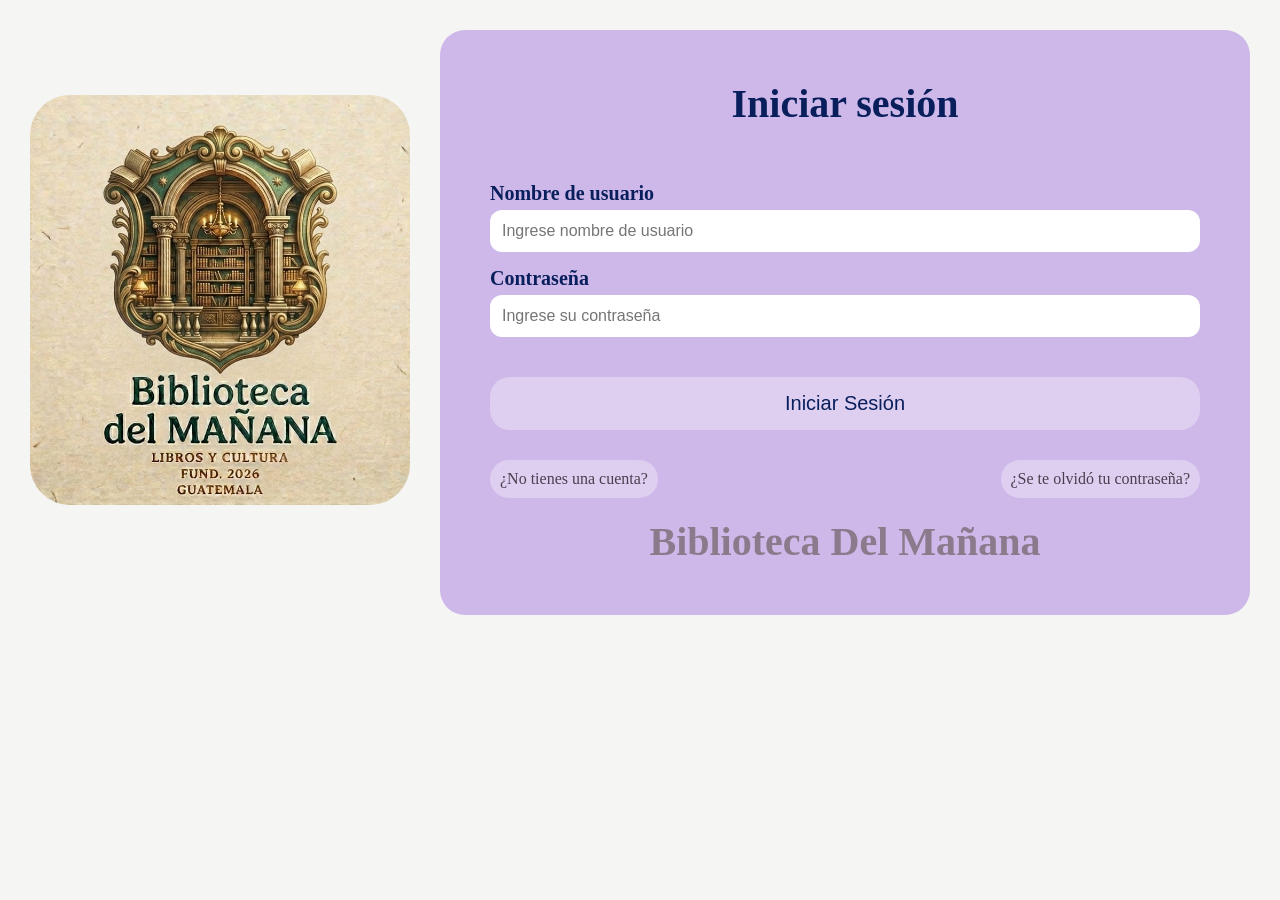
<file: index.html>
<!DOCTYPE html>
<html lang="en">
<head>
    <meta charset="UTF-8">
    <meta name="viewport" content="width=device-width, initial-scale=1.0">
    <title>Document</title>
    <link rel="stylesheet" href="style.css">
</head>

<body>


<div class="dashboard">

    <!-- Logo -->
    <div class="logo">
        <img src="chino imagen/biblioteca.jpeg" alt="Biblioteca">
    </div>

    <!-- Formulario -->
    <div class="panel">

        <div class="contenedor-formulario">

            <form>
                <h2>Iniciar sesión</h2>

                <label>Nombre de usuario</label>
                <input type="text" placeholder="Ingrese nombre de usuario">

                <label>Contraseña</label>
                <input type="password" placeholder="Ingrese su contraseña">

              <button type="button" onclick="window.location.href='panel.html'">
    Iniciar Sesión
</button>
            </form>

            <div class="hola">
                <a href="crear_cuenta.html" class="button">¿No tienes una cuenta?</a>
                <a href="ayuda_cuenta.html" class="button">¿Se te olvidó tu contraseña?</a>
            </div>

            <h1>Biblioteca Del Mañana</h1>
        </div>

    </div>

</div>


</body>
</html>
</file>
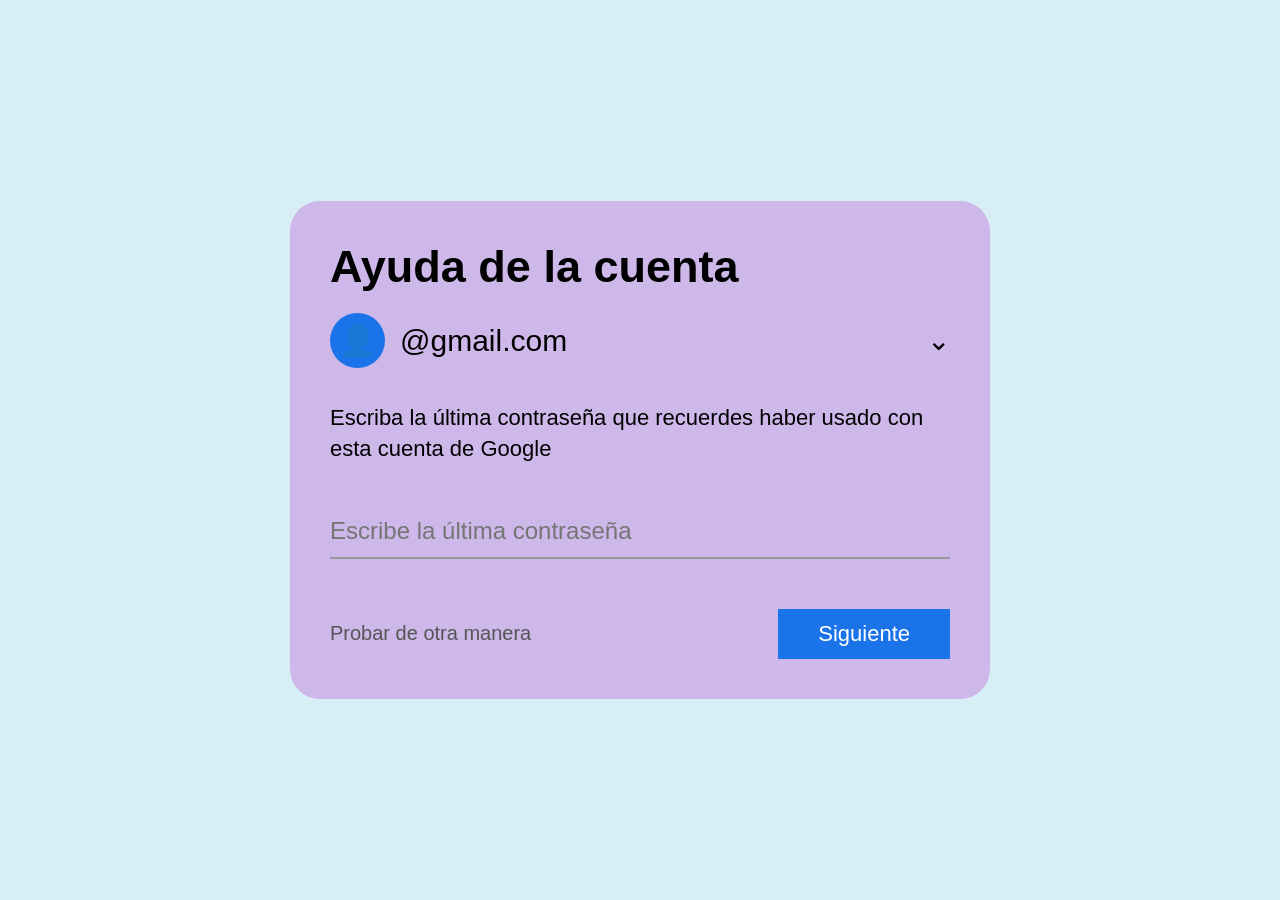
<file: ayuda_cuenta.html>
<!DOCTYPE html>
<html lang="en">
<head>
    <meta charset="UTF-8">
    <meta name="viewport" content="width=device-width, initial-scale=1.0">
    <title>Document</title>
    <link rel="stylesheet" href="ayuda_cuenta.css">
</head>
<body>

<div class="contenedor">
    <h1>Ayuda de la cuenta</h1>

    <div class="correo">
        <div class="icono">👤</div>
        <span>@gmail.com</span>
        <span class="flecha">⌄</span>
    </div>

    <p>
        Escriba la última contraseña que recuerdes haber usado
        con esta cuenta de Google
    </p>

    <input type="password" placeholder="Escribe la última contraseña">

    <div class="botones">
        <a href="#">Probar de otra manera</a>
        <button>Siguiente</button>
    </div>
  </div>

</body>
</html>
</file>
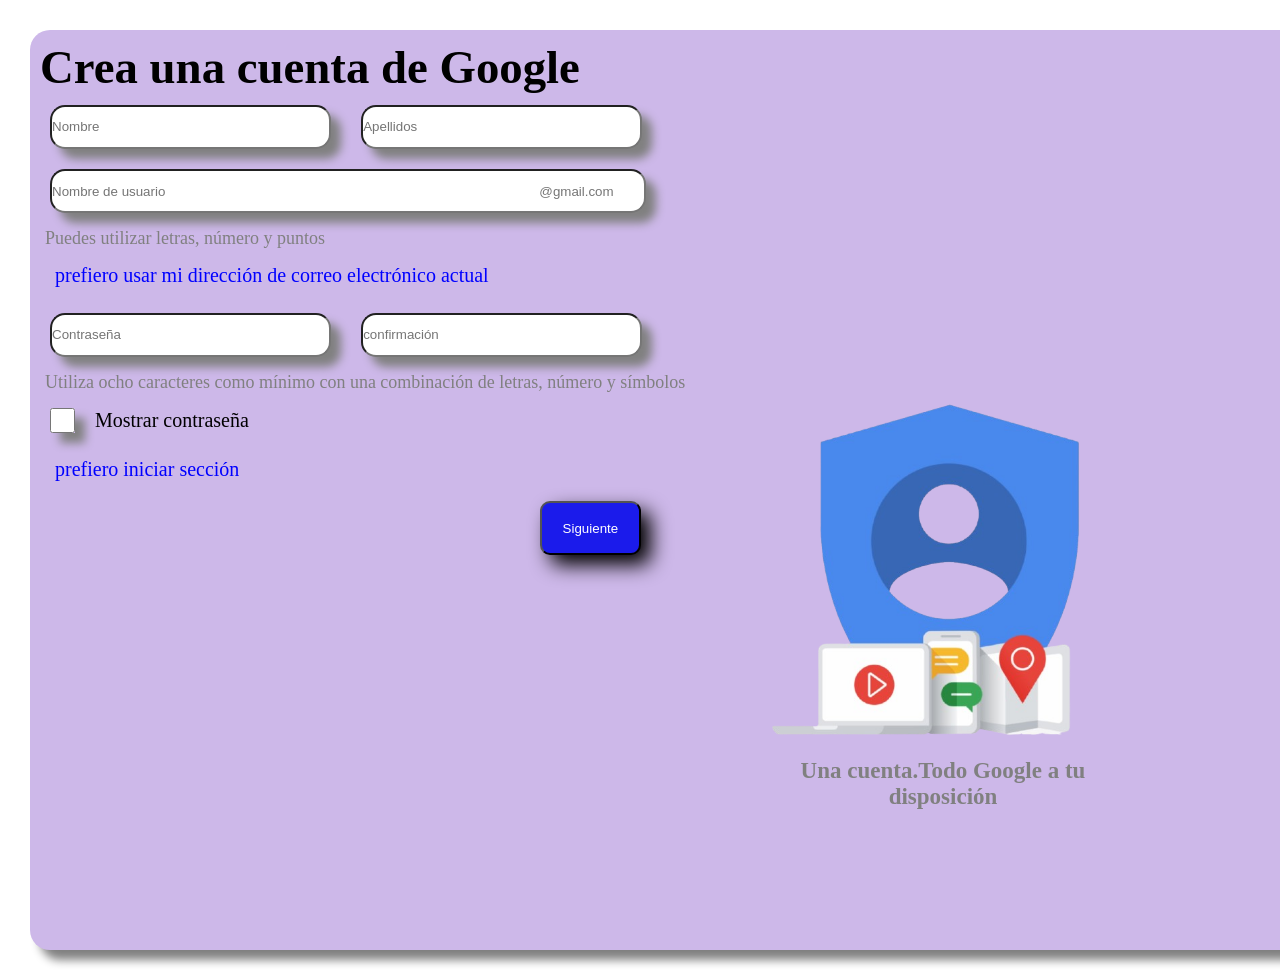
<file: crear_cuenta.html>
<!DOCTYPE html>
<html lang="en">
<head>
    <meta charset="UTF-8">
    <meta name="viewport" content="width=device-width, initial-scale=1.0">
    <title>Document</title>
    <link rel="stylesheet" href="crear_cuenta.css">
</head>
<body>
    
    <div class="tarjeta">
        <h3>Crea una cuenta de Google</h3>

        <div class="Datos">
        <input type="text" placeholder="Nombre">
        <input type="text" placeholder="Apellidos">
        
        </div>
        
        <div class="usuario">
             <input type="text" placeholder="Nombre de usuario                                                                                                     @gmail.com">
        </div>
            
         <p>Puedes utilizar letras, número y puntos</p>

         <header><p>prefiero usar mi dirección de correo electrónico actual</p></header>

         <div class="contraseña">
            <input type="text" placeholder="Contraseña">
            <input type="text" placeholder="confirmación">
            
            <p>Utiliza ocho caracteres como mínimo con una combinación de 
            letras, número y símbolos
            </p>

            <label class="mostrar">
            <input type="checkbox" id="ver">
            Mostrar contraseña
            </label>

            <header><p>prefiero iniciar sección</p></header>

            <button>Siguiente</button>
            <div class="contenedor">
                <div class="formulario">
                    <!-- Campos del formulario -->
                </div>

                <div class="imagen">
                    <img src="img/contacto.png" alt="">
                    <h6>Una cuenta.Todo Google a tu disposición</h6>
                </div>
                
            



            </div>
         </div>
       </div>

        

    

    </body>
</html>
</file>
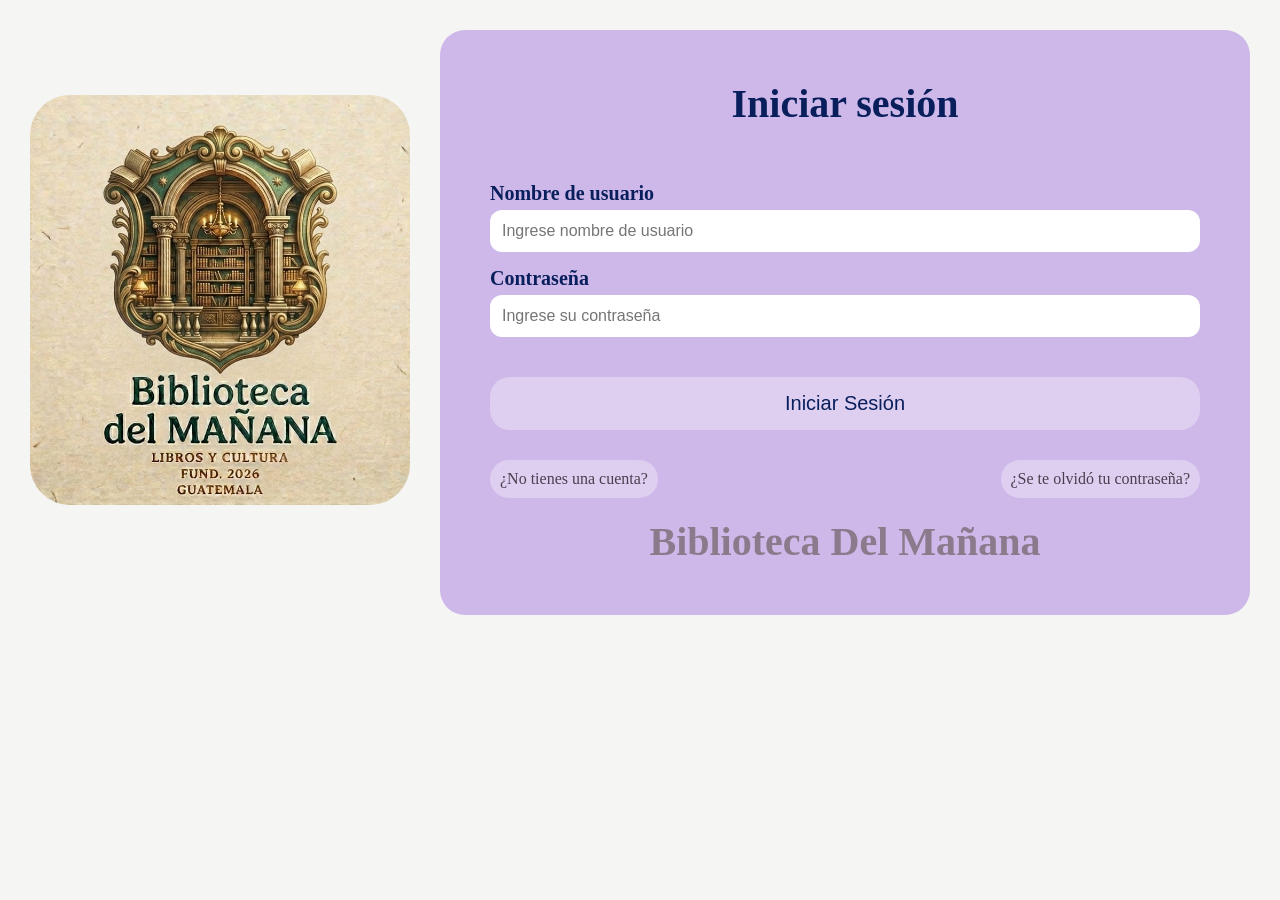
<file: formulario.html>
<!DOCTYPE html>
<html lang="en">
<head>
    <meta charset="UTF-8">
    <meta name="viewport" content="width=device-width, initial-scale=1.0">
    <title>Document</title>
    <link rel="stylesheet" href="formulario.css">
</head>

<body>


<div class="dashboard">

    <!-- Logo -->
    <div class="logo">
        <img src="chino imagen/biblioteca.jpeg" alt="Biblioteca">
    </div>

    <!-- Formulario -->
    <div class="panel">

        <div class="contenedor-formulario">

            <form>
                <h2>Iniciar sesión</h2>

                <label>Nombre de usuario</label>
                <input type="text" placeholder="Ingrese nombre de usuario">

                <label>Contraseña</label>
                <input type="password" placeholder="Ingrese su contraseña">

              <button type="button" onclick="window.location.href='panel.html'">
    Iniciar Sesión
</button>
            </form>

            <div class="hola">
                <a href="crear_cuenta.html" class="button">¿No tienes una cuenta?</a>
                <a href="ayuda_cuenta.html" class="button">¿Se te olvidó tu contraseña?</a>
            </div>

            <h1>Biblioteca Del Mañana</h1>

        </div>

    </div>

</div>


</body>
</html>
</file>
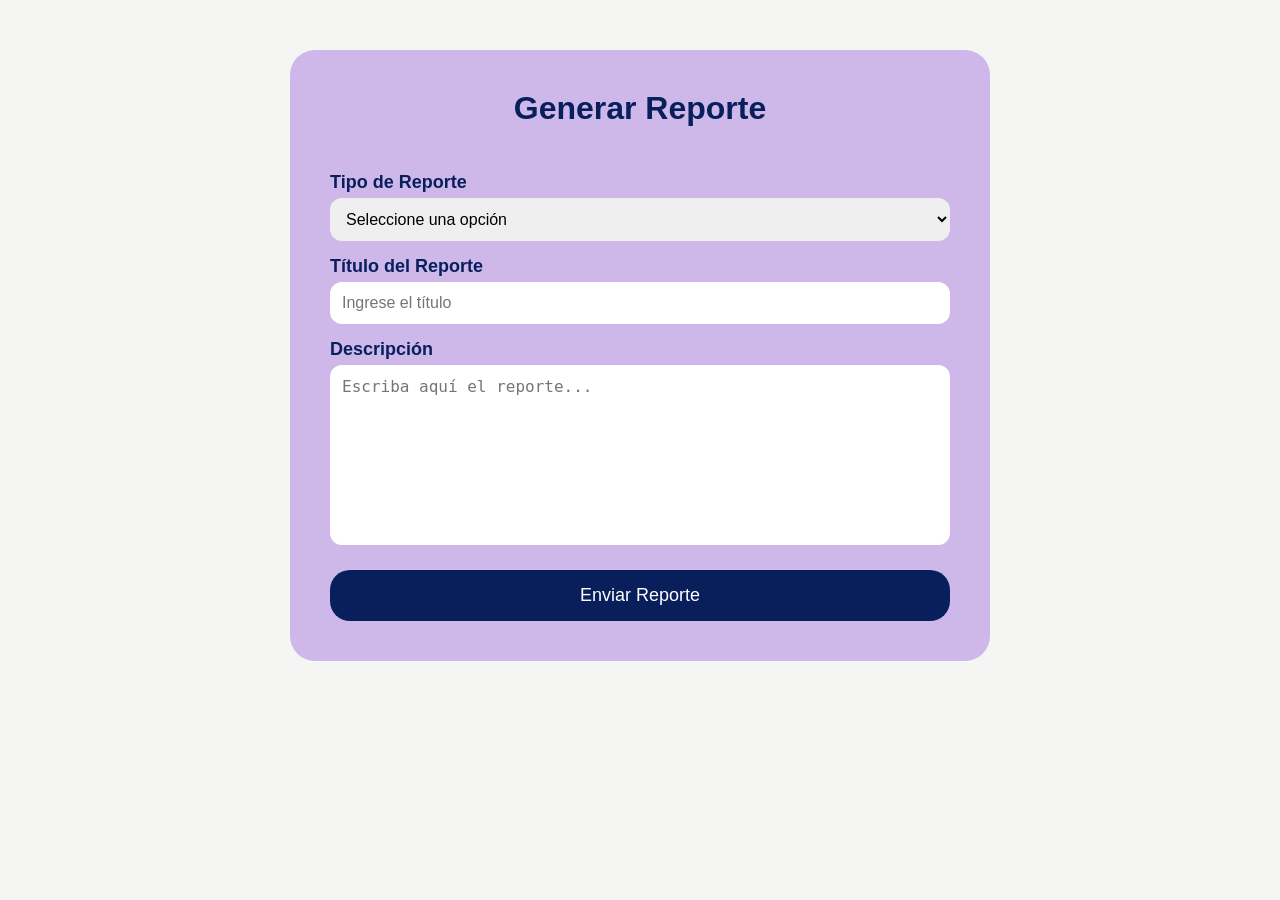
<file: generar_reporte.html>
<!DOCTYPE html>
<html lang="es">
<head>
    <meta charset="UTF-8">
    <meta name="viewport" content="width=device-width, initial-scale=1.0">
    <title>Generar Reporte</title>
    <link rel="stylesheet" href="generar_reporte.css">
</head>
<body>

    <div class="contenedor">

        <h1>Generar Reporte</h1>

        <form>

            <label>Tipo de Reporte</label>
            <select>
                <option>Seleccione una opción</option>
                <option>Libros</option>
                <option>Préstamos</option>
                <option>Docentes</option>
                <option>Devoluciones</option>
            </select>

            <label>Título del Reporte</label>
            <input type="text" placeholder="Ingrese el título">

            <label>Descripción</label>
            <textarea placeholder="Escriba aquí el reporte..."></textarea>

            <button type="submit">Enviar Reporte</button>

        </form>

    </div>

</body>
</html>
</file>
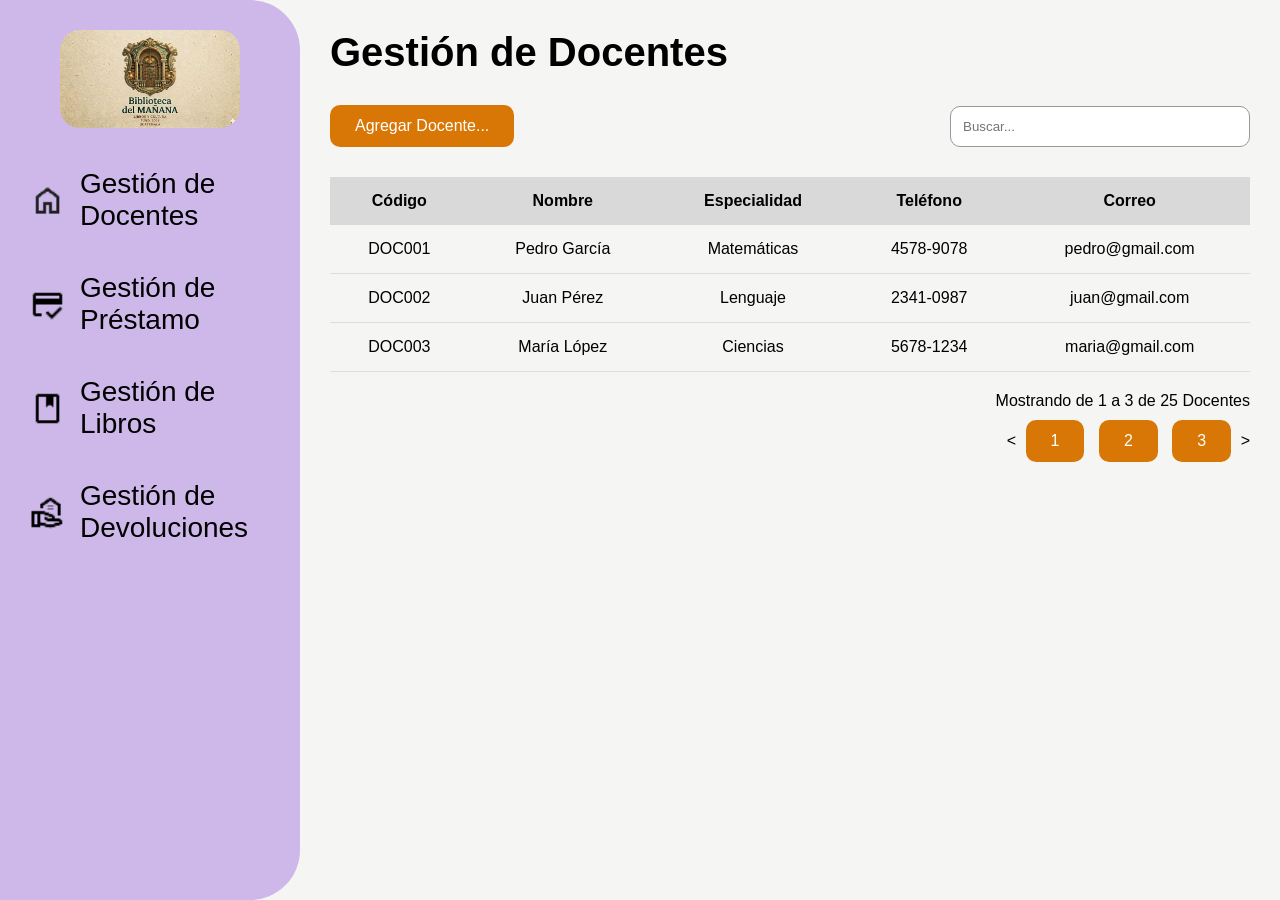
<file: gestion_docentes.html>
<!DOCTYPE html>
<html lang="es">
<head>
    <meta charset="UTF-8">
    <meta name="viewport" content="width=device-width, initial-scale=1.0">
    <title>Gestión de Docentes</title>
    <link rel="stylesheet" href="gestion_docente.css">
</head>

<body>

<div class="dashboard">

    <div class="barra-nav">

        <!-- LOGO -->
        <img src="carpeta-gali/logo.jpeg" alt="" class="logo">

        <div class="icono">
            <img src="carpeta-gali/home.png" alt="">
            <a href="gestion_docentes.html">Gestión de Docentes</a>
        </div>

        <div class="icono">
            <img src="carpeta-gali/prestamos.png" alt="">
            <a href="gestion_prestamos.html">Gestión de Préstamo</a>
        </div>

        <div class="icono">
            <img src="carpeta-gali/libro.png" alt="">
            <a href="gestion_libros.html">Gestión de Libros</a>
        </div>

        <div class="icono">
            <img src="carpeta-gali/devolucion.png" alt="">
            <a href="gestion_devoluciones.html">Gestión de Devoluciones</a>
        </div>

    </div>

    <div class="panel">

        <h1>Gestión de Docentes</h1>

        <div class="contenido">

            <div class="acciones">
                <button>Agregar Docente...</button>
                <input type="text" placeholder="Buscar...">
            </div>

            <table>
                <thead>
                    <tr>
                        <th>Código</th>
                        <th>Nombre</th>
                        <th>Especialidad</th>
                        <th>Teléfono</th>
                        <th>Correo</th>
                    </tr>
                </thead>

                <tbody>
                    <tr>
                        <td>DOC001</td>
                        <td>Pedro García</td>
                        <td>Matemáticas</td>
                        <td>4578-9078</td>
                        <td>pedro@gmail.com</td>
                    </tr>

                    <tr>
                        <td>DOC002</td>
                        <td>Juan Pérez</td>
                        <td>Lenguaje</td>
                        <td>2341-0987</td>
                        <td>juan@gmail.com</td>
                    </tr>

                    <tr>
                        <td>DOC003</td>
                        <td>María López</td>
                        <td>Ciencias</td>
                        <td>5678-1234</td>
                        <td>maria@gmail.com</td>
                    </tr>
                </tbody>
            </table>

            <div class="paginacion-contenedor">

                <p class="mono">
                    Mostrando de 1 a 3 de 25 Docentes
                </p>

                <div class="paginacion">
                    <span>&lt;</span>
                    <button>1</button>
                    <button>2</button>
                    <button>3</button>
                    <span>&gt;</span>
                </div>

            </div>

        </div>

    </div>

</div>

</body>
</html>
</file>
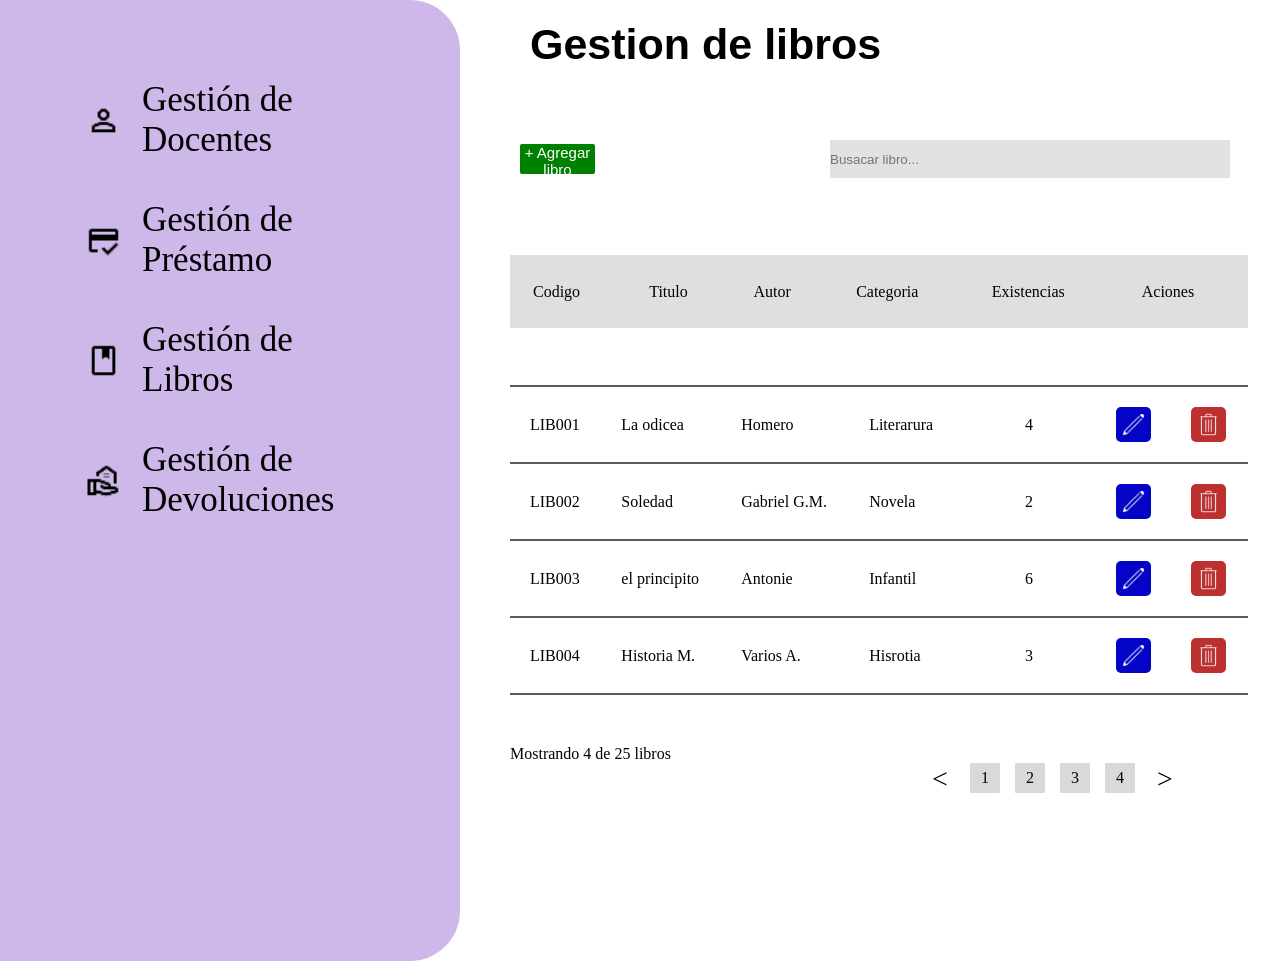
<file: gestion_libros.html>
<!DOCTYPE html>
<html lang="en">
<head>
    <meta charset="UTF-8">
    <meta name="viewport" content="width=device-width, initial-scale=1.0">
    <title>Document</title>
    <link rel="stylesheet" href="gestion_libros.css">
</head>
<body>
    <div class="contenedor">
        <!-- barra -->
        <nav class="nav">
            <div class="barra-nav">
    <div class="icono">
        <img src="chino imagen/persona.png" alt="">
        <a href="gestion_docentes.html">Gestión de Docentes</a>
    </div>

    <div class="icono">
        <img src="chino imagen/prestamos.png" alt="">
        <a href="gestion_docentes.html">Gestión de Préstamo</a>
    </div>

    <div class="icono">
        <img src="chino imagen/libro.png" alt="">
        <a href="gestion_docentes.html">Gestión de Libros</a>
    </div>

    <div class="icono">
        <img src="chino imagen/devolucion.png" alt="">
        <a href="gestion_docentes.html">Gestión de Devoluciones</a>
    </div>
</div>
        </nav>
        <!-- titulo -->
        <main class="main">
            <h1>Gestion de libros</h1>
            <div class="busqueda">
                <button>+ Agregar libro</button>
                <div class="search">
                    <input type="search" placeholder="Busacar libro...">
                </div>
            </div>
        </main>
        <!-- tabla -->
        <aside class="aside">
            <!-- encabezado -->
             <div class="fila">
                <table>
                     <tr class="fila">
                        <td class="fila1">Codigo</td>
                        <td class="fila2">Titulo</td>
                        <td class="fila2">Autor</td>
                        <td class="fila2">Categoria</td>
                        <td class="fila2">Existencias</td>
                        <td class="fila3">Aciones</td>
                    </tr>
                </table>
             </div>
            <div class="tabla">
                <table class="filas">
                    <!-- 1 -->
                    <tr>
                        <td>LIB001</td>
                        <td>La odicea</td>
                        <td>Homero</td>
                        <td>Literarura</td>
                        <td>
                            <div class="espacio">
                                <p>4</p>
                            </div>
                        </td>
                        <td>
                            <div class="cuadros">
                            <div class="editar">
                                <img src="imagen-g.l/editar.png" alt="">
                            </div>
                            <div class="borrar">
                                <img src="imagen-g.l/borra.png" alt="">
                            </div>
                            </div>
                        </td>
                    </tr>
                    <!-- 2 -->
                    <tr>
                        <td>LIB002</td>
                        <td>Soledad</td>
                        <td>Gabriel G.M.</td>
                        <td>Novela</td>
                        <td>
                            <div class="espacio">
                                <p>2</p>
                            </div>
                        </td>
                        <td>
                            <div class="cuadros">
                            <div class="editar">
                                <img src="imagen-g.l/editar.png" alt="">
                            </div>
                            <div class="borrar">
                                <img src="imagen-g.l/borra.png" alt="">
                            </div>
                            </div>
                        </td>
                    </tr>
                    <!-- 3 -->
                    <tr>
                        <td>LIB003</td>
                        <td>el principito</td>
                        <td>Antonie</td>
                        <td>Infantil</td>
                        <td>
                            <div class="espacio">
                                <p>6</p>
                            </div>
                        </td>
                        <td>
                            <div class="cuadros">
                            <div class="editar">
                                <img src="imagen-g.l/editar.png" alt="">
                            </div>
                            <div class="borrar">
                                <img src="imagen-g.l/borra.png" alt="">
                            </div>
                            </div>
                        </td>
                    </tr>
                    <!--  -->
                    <tr>
                        <td>LIB004</td>
                        <td>Historia M.</td>
                        <td>Varios A.</td>
                        <td>Hisrotia</td>
                        <td>
                            <div class="espacio">
                                <p>3</p>
                            </div>
                        </td>
                        <td>
                            <div class="cuadros">
                            <div class="editar">
                                <img src="imagen-g.l/editar.png" alt="">
                            </div>
                            <div class="borrar">
                                <img src="imagen-g.l/borra.png" alt="">
                            </div>
                            </div>
                        </td>
                    </tr>
                </table>
            </div>

            <!-- abajo -->
                <p class="letra">Mostrando 4 de 25 libros</p>

             <div class="numeros">
                <div class="signo"><</div>
                <div class="numero">1</div>
                <div class="numero">2</div>
                <div class="numero">3</div>
                <div class="numero">4</div>
                <div class="signo">></div>
             </div>
        </aside>
    </div>
</body>
</html>
</file>
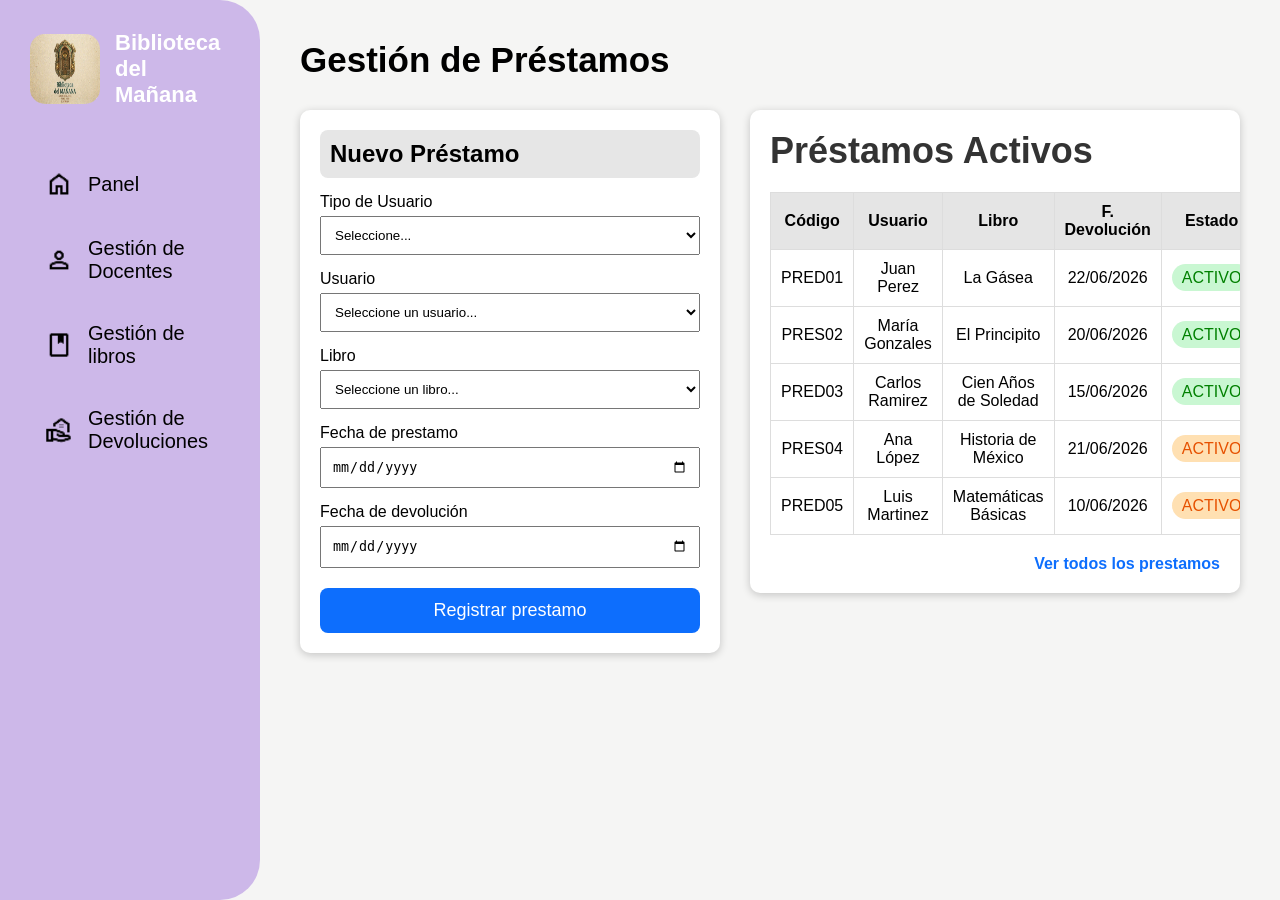
<file: gestion_prestamos.html>
<!DOCTYPE html>
<html lang="en">
<head>
    <meta charset="UTF-8">
    <meta name="viewport" content="width=device-width, initial-scale=1.0">
    <title>Document</title>
    <link rel="stylesheet" href="Gestion_prestamos.css">
</head>
<body>
    
    

    <div class="contenedor">

        <div class="logo">
                <img src="img/WhatsApp Image 2026-06-17 at 3.07.51 PM.jpeg" alt="">
                <div class="titulo">
            <h3>Biblioteca del Mañana</h3>
    </div>
    </div>
    <nav>
    <a href="panel.html">
        <img src="img/home_24dp_000000_FILL0_wght400_GRAD0_opsz24 (1).png" alt="">Panel</a>
    <a href="gestion_docentes.html">
        <img src="img/persona.png" alt="">Gestión de Docentes</a>
    <a href="gestion_libros.html">
        <img src="img/libro.png" alt="">Gestión de libros</a>
    <a href="gestion_dovoluciones.html">
        <img src="img/devolucion.png" alt="">Gestión de Devoluciones</a>
    </nav>

    </div>

    <div class="contenedor2">
        
        <h1>Gestión de Préstamos</h1>

        <div class="contenido">

            <div class="nuevo-prestamo">
                <h2>Nuevo Préstamo</h2>

                <label>Tipo de Usuario</label>
             <select>
                <option>Seleccione...</option>
             </select>

             <label>Usuario</label>
             <select>
             <option>Seleccione un usuario...</option>
             </select>

             <label>Libro</label>
             <select>
             <option>Seleccione un libro...</option>
             </select>

             <label>Fecha de prestamo</label>
             <input type="date" id="fechaPrestamo">

             <label>Fecha de devolución</label>
             <input type="date" id="fechaDevolucion">

             <button>Registrar prestamo</button>

            </div>

    <div class="prestamos">
        <h4>Préstamos Activos</h4>

        <table>
            <thead>
            <tr>
                <th>Código</th>
                <th>Usuario</th>
                <th>Libro</th>
                <th>F. Devolución</th>
                <th>Estado</th>
            </tr>
            </thead>
            <tbody>


            <tr>
                <td>PRED01</td>
                <td>Juan Perez</td>
                <td>La Gásea</td>
                <td>22/06/2026</td>
                <td><span class="activo">ACTIVO</span></td>
            </tr>

             <tr>
                <td>PRES02</td>
                <td>María Gonzales</td>
                <td>El Principito</td>
                <td>20/06/2026</td>
                <td><span class="activo">ACTIVO</span></td>
            </tr>

             <tr>
                <td>PRED03</td>
                <td>Carlos Ramirez</td>
                <td>Cien Años de Soledad</td>
                <td>15/06/2026</td>
                <td><span class="activo">ACTIVO</span></td>
            </tr>

             <tr>
                <td>PRES04</td>
                <td>Ana López</td>
                <td>Historia de México</td>
                <td>21/06/2026</td>
                <td><span class="activo2">ACTIVO</span></td>
            </tr>

             <tr>
                <td>PRED05</td>
                <td>Luis Martinez</td>
                <td>Matemáticas Básicas</td>
                <td>10/06/2026</td>
                <td><span class="activo2">ACTIVO</span></td>
            </tr>
        </tbody>
     </table>

     <div>

        <div class="ver-todos">
        <a href="#">Ver todos los prestamos</a>
        </div>
    </div>

    </div>



    </div>
    </div>


</body>
</html>
</file>
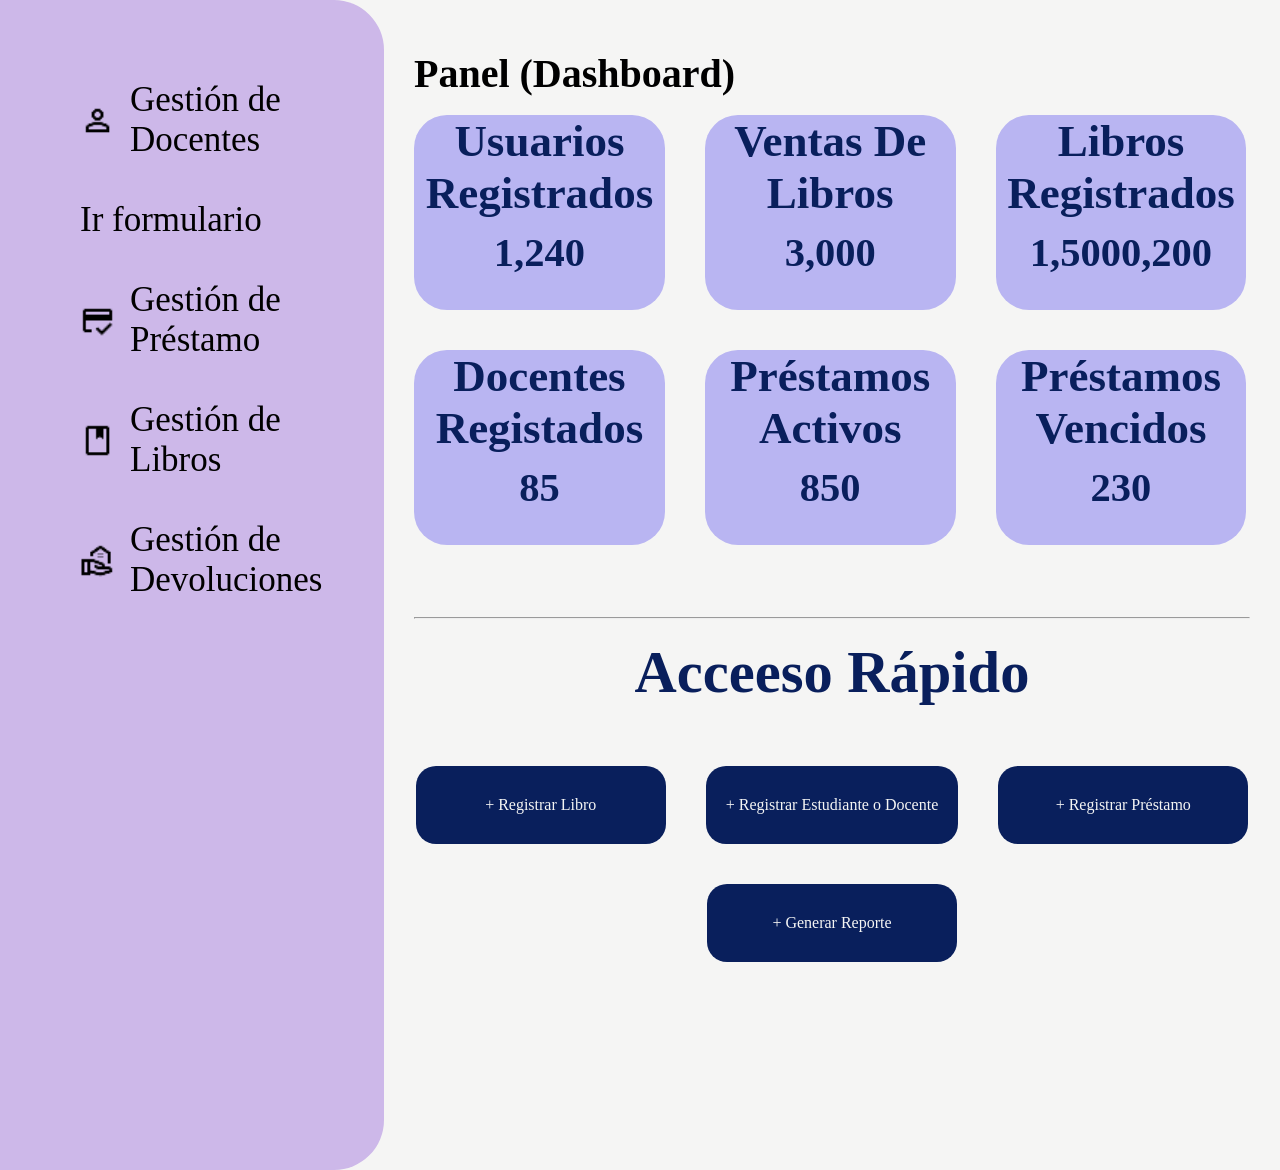
<file: panel.html>
<!DOCTYPE html>
<html lang="en">
<head>
    <meta charset="UTF-8">
    <meta name="viewport" content="width=device-width, initial-scale=1.0">
    <title>Document</title>
    <link rel="stylesheet" href="panel.css">
</head>

<body>


<div class="dashboard">



<div class="barra-nav">
    <div class="icono">
        <img src="chino imagen/persona.png" alt="">
        <a href="gestion_docentes.html">Gestión de Docentes</a>
    </div>

 <div class="icono">
 <a href="index.html">Ir formulario</a>
 </div>
 
    <div class="icono">
        <img src="chino imagen/prestamos.png" alt="">
        <a href="gestion_prestamos.html">Gestión de Préstamo</a>
    </div>

    <div class="icono">
        <img src="chino imagen/libro.png" alt="">
        <a href="gestion_libros.html">Gestión de Libros</a>
    </div>

    <div class="icono">
        <img src="chino imagen/devolucion.png" alt="">
        <a href="gestion_dovoluciones.html">Gestión de Devoluciones</a>
    </div>
</div>

<!-- izquierdo -->
    <div class="panel">
        <h1>Panel (Dashboard)</h1>
<br>
        <div class="contenedor-tarjetas">
            <div class="tarjetas">
                <h3>Usuarios Registrados</h3>
                <h4>1,240</h4>
            </div>
            <div class="tarjetas">
                <h3>Ventas De Libros</h3>
                <h4>3,000</h4>
            </div>
            <div class="tarjetas">
                <h3>Libros Registrados</h3>
                <h4>1,5000,200</h4>
            </div>
            <div class="tarjetas">
                <h3>Docentes Registados</h3>
                <h4>85</h4>
            </div>
            <div class="tarjetas">
                <h3>Préstamos Activos</h3>
                <h4>850</h4>
            </div>
            <div class="tarjetas">
                <h3>Préstamos Vencidos</h3>
                <h4>230</h4>
            </div>
        </div>
        <br>
        <br>
        <br>
        <br>
        <hr>
        <h2>Acceeso Rápido</h2>
<div class="boton">
    <a href="gestion_libros.html" class="boton-registro">+ Registrar Libro</a>
    <a href="gestion_libros.html" class="boton-registro">+ Registrar Estudiante o Docente</a>
    <a href="gestion_prestamos.html" class="boton-registro">+ Registrar Préstamo</a>
</div>

<div class="boton-abajo">
    <a href="generar_reporte.html" class="boton-registro">+ Generar Reporte</a>
</div>


    </div>


</div>


</body>
</html>
</file>
<file: style.css>
*{
    margin: 0;
    padding: 0;
    box-sizing: border-box;
}

body{
    background-color: #F5F5F4;
}



.dashboard{
    display: flex;
}

.panel{
    flex: 1;
    padding: 30px;
}

.panel h1{
    font-size: 40px;
    margin-top: 20px;
}


/* Logo */
.logo img{
    width: 380px;
    height: 410px;
    border-radius: 40px;
    object-fit: cover;
    margin-top: 95px;
    margin-left: 30px;
}

/* Panel */
.panel{
    width: 500px;
}

/* Formulario */
.contenedor-formulario{
    background-color: #CDB8E9;
    padding: 50px;
    border-radius: 25px;
}

/* Título */
h2{
    text-align: center;
    color: #091F5C;
    margin-bottom: 40px;
    font-size: 40px;
}

/* Formulario */
form{
    display: flex;
    flex-direction: column;
}

label{
    font-weight: bold;
    margin-top: 15px;
    margin-bottom: 5px;
    color: #091F5C;
    font-size: 20px;
}

input{
    width: 100%;
    padding: 12px;
    border: none;
    border-radius: 12px;
    outline: none;
    font-size: 16px;
}

/* Botón principal */
form button{
    margin-top: 40px;
    background-color: #DECFF1;
    color: #091F5C;
    border: none;
    padding: 15px;
    border-radius: 20px;
    font-size: 20px;
    cursor: pointer;
}

form button:hover{
    background-color: #37c25ce6;
    color: black;
}

.btn-login{
    display: block;
    text-align: center;
    margin-top: 40px;
    background-color: #DECFF1;
    color: #091F5C;
    text-decoration: none;
    padding: 15px;
    border-radius: 20px;
    font-size: 20px;
}

/* Botones inferiores */
.hola{
    display: flex;
    justify-content: space-between;
    margin-top: 30px;
}

.hola a{
    border: none;
    background-color: #DECFF1;
    color: #4b3f4f;
    padding: 10px;
    border-radius: 20px;
    cursor: pointer;
    text-decoration: none;
}

/* Nombre biblioteca */
h1{
    text-align: center;
    margin-top: 50px;
    color: #8b7a8b;
    font-family: Vivaldi, cursive;
    font-size: 32px;
}




/* TABLET */
@media (max-width:768px){

    .dashboard{
        flex-direction: column;
        align-items: center;
    }

    .logo img{
        width: 300px;
        height: 330px;
        margin: 30px 0;
    }

    .panel{
        width: 90%;
        padding: 10px;
    }

    .hola{
        gap: 20px; /* separa más los botones */
    }

    .hola a{
        text-align: center;
        flex: 1;
    }
}


/* TELEFONO */
@media (max-width:468px){

    .dashboard{
        flex-direction: column;
        align-items: center;
    }

    .logo img{
        width: 250px;
        height: 300px;
        margin: 20px 0;
    }

    .panel{
        width: 100%;
        padding: 15px;
    }

    .contenedor-formulario{
        width: 100%;
        padding: 25px;
    }

    h2{
        font-size: 32px;
    }

    .hola{
        flex-direction: column;
        gap: 15px;
    }

    .hola a{
        text-align: center;
    }
}
</file>
<file: ayuda_cuenta.css>
*{
    margin: 0;
    padding: 0;
}

*{
    margin: 0;
    padding: 0;
    box-sizing: border-box;
    font-family: Arial, sans-serif;
}

body{
    background: #d8eef7;
    display: flex;
    justify-content: center;
    align-items: center;
    height: 100vh;
}

.contenedor{
    width: 700px;
    background: #CDB8E9;;
    border-radius: 30px;
    padding: 40px;
}

h1{
    font-size: 45px;
    margin-bottom: 20px;
}

.correo{
    display: flex;
    align-items: center;
    gap: 15px;
    font-size: 30px;
    margin-bottom: 35px;
}

.icono{
    width: 55px;
    height: 55px;
    background: #1a73e8;
    color: white;
    border-radius: 50%;
    display: flex;
    justify-content: center;
    align-items: center;
    font-size: 30px;
}

.flecha{
    margin-left: auto;
    font-size: 28px;
}

p{
    font-size: 22px;
    margin-bottom: 40px;
    line-height: 1.4;
}

input{
    width: 100%;
    border: none;
    border-bottom: 2px solid #999;
    background: transparent;
    padding: 12px 0;
    font-size: 24px;
    outline: none;
}

.botones{
    margin-top: 50px;
    display: flex;
    justify-content: space-between;
    align-items: center;
}

.botones a{
    text-decoration: none;
    color: #555;
    font-size: 20px;
}

button{
    background: #1a73e8;
    color: white;
    border: none;
    padding: 12px 40px;
    font-size: 22px;
    cursor: pointer;
}

button:hover{
    background: #1558b0;
}

/* ================= TABLET ================= */
@media screen and (max-width: 768px){

    .contenedor{
        width: 90%;
        padding: 30px;
        margin: 30px auto;
    }

    h1{
        font-size: 32px;
    }

    label{
        font-size: 16px;
    }

    input,
    select,
    textarea{
        font-size: 15px;
    }
}

/* ================= TELEFONO ================= */
@media screen and (max-width: 480px){

    .contenedor{
        width: 95%;
        padding: 20px;
        margin: 20px auto;
    }

    h1{
        font-size: 26px;
    }

    label{
        font-size: 15px;
    }

    input,
    select,
    textarea{
        padding: 10px;
        font-size: 14px;
    }

    textarea{
        height: 130px;
    }

    button{
        font-size: 16px;
        padding: 12px;
    }
}
</file>
<file: crear_cuenta.css>
*{
    margin: 0;
    padding: 0;
}


body{
    padding: 20px;
    background-color: white;
    width: 1260px;
    overflow-x: hidden;

}

.tarjeta{
    width: 100%;
    height: 100vh;
    background-color: #CDB8E9;
    border-radius: 20px;
    margin: 10px;
    margin-right: 10px;
    padding: 10px;
    font-size: 40px;
    box-shadow: 10px 10px 10px grey;
}

input{
    width: 22%;
    height: 40px;
    border-radius: 15px;
    box-shadow: 10px 10px 10px grey;
    margin: 10px;
}

.usuario input{
    width: 47%;
    height: 40px;
    box-shadow: 10px 10px 10px grey;
}

p{
    font-size: 18px;
    color: gray;
    
}

h6{
    color: gray;
    text-align: center;
    font-size: 23px;
}

header p{
    color: blue;
    font-size: 20px;
    padding: 10px;
}

.contraseña input{
    width: 22%;
    height: 40px;
    box-shadow: 10px 10px 10px grey;
}

p{
    font-size: 18px;
    color: gray;
    margin: 5px;
}

.mostrar{
    font-size: 20px;
    display: flex;
    align-items: center;
    gap: 10px;
}

input[type="checkbox"]{
    width: 25px;
    height: 25px;
    cursor: pointer;
}

button{
    background-color: rgb(27, 27, 235);
    color: white;
    margin-left: 500px;
    margin-top: 1px;
    border-radius: 10px;
    box-shadow: 10px 10px 20px black; 
    width: 8%;
    height: 6vh;
}

button:hover{
    background-color: blue;
}

.imagen{
    position: absolute;
    left: 60%;
    bottom: 10%;
    width: 350px;
}

.imagen img{
    width: 90%;
    height: auto;
}

/* ================= TABLET ================= */
@media screen and (max-width: 768px){

    .contenedor{
        width: 90%;
        padding: 30px;
        margin: 30px auto;
    }

    h1{
        font-size: 32px;
    }

    label{
        font-size: 16px;
    }

    input,
    select,
    textarea{
        font-size: 15px;
    }
}

/* ================= TELEFONO ================= */
@media screen and (max-width: 480px){

    .contenedor{
        width: 100%;
        padding: 20px;
        margin: 20px auto;
    }

    h1{
        font-size: 26px;
    }

    label{
        font-size: 15px;
    }

    input,
    select,
    textarea{
        padding: 10px;
        font-size: 14px;
    }

    textarea{
        height: 130px;
    }

    button{
        font-size: 16px;
        padding: 12px;
    }
}
</file>
<file: formulario.css>
*{
    margin: 0;
    padding: 0;
    box-sizing: border-box;
}

body{
    background-color: #F5F5F4;
}

.barra-nav img{
    width: 30%;
    height: 130vh;
    background-color: #CDB8E9;
    border-radius: 0 50px 50px 0;
    padding: 80px;
    font-size: 35px;
}

.barra-nav a{
    display: block;
    text-decoration: none;
    color: black;
    font-family: 'Inter';
}

.dashboard{
    display: flex;
}

.panel{
    flex: 1;
    padding: 30px;
}

.panel h1{
    font-size: 40px;
    margin-top: 20px;
}


/* Logo */
.logo img{
    width: 380px;
    height: 410px;
    border-radius: 40px;
    object-fit: cover;
    margin-top: 95px;
    margin-left: 30px;
}

/* Panel */
.panel{
    width: 500px;
}

/* Formulario */
.contenedor-formulario{
    background-color: #CDB8E9;
    padding: 50px;
    border-radius: 25px;
}

/* Título */
h2{
    text-align: center;
    color: #091F5C;
    margin-bottom: 40px;
    font-size: 40px;
}

/* Formulario */
form{
    display: flex;
    flex-direction: column;
}

label{
    font-weight: bold;
    margin-top: 15px;
    margin-bottom: 5px;
    color: #091F5C;
    font-size: 20px;
}

input{
    width: 100%;
    padding: 12px;
    border: none;
    border-radius: 12px;
    outline: none;
    font-size: 16px;
}

/* Botón principal */
form button{
    margin-top: 40px;
    background-color: #DECFF1;
    color: #091F5C;
    border: none;
    padding: 15px;
    border-radius: 20px;
    font-size: 20px;
    cursor: pointer;
}

form button:hover{
    background-color: #37c25ce6;
    color: black;
}

.btn-login{
    display: block;
    text-align: center;
    margin-top: 40px;
    background-color: #DECFF1;
    color: #091F5C;
    text-decoration: none;
    padding: 15px;
    border-radius: 20px;
    font-size: 20px;
}

/* Botones inferiores */
.hola{
    display: flex;
    justify-content: space-between;
    margin-top: 30px;
}

.hola a{
    border: none;
    background-color: #DECFF1;
    color: #4b3f4f;
    padding: 10px;
    border-radius: 20px;
    cursor: pointer;
    text-decoration: none;
}

/* Nombre biblioteca */
h1{
    text-align: center;
    margin-top: 50px;
    color: #8b7a8b;
    font-family: Vivaldi, cursive;
    font-size: 32px;
}

/* TABLET */
@media (max-width:768px){

    .dashboard{
        flex-direction: column;
        align-items: center;
    }

    .logo img{
        width: 300px;
        height: 330px;
        margin: 30px 0;
    }

    .panel{
        width: 90%;
        padding: 10px;
    }

    .hola{
        gap: 20px; /* separa más los botones */
    }

    .hola a{
        text-align: center;
        flex: 1;
    }
}


/* TELEFONO */
@media (max-width:468px){

    .dashboard{
        flex-direction: column;
        align-items: center;
    }

    .logo img{
        width: 250px;
        height: 300px;
        margin: 20px 0;
    }

    .panel{
        width: 100%;
        padding: 15px;
    }

    .contenedor-formulario{
        width: 100%;
        padding: 25px;
    }

    h2{
        font-size: 32px;
    }

    .hola{
        flex-direction: column;
        gap: 15px;
    }

    .hola a{
        text-align: center;
    }
}
</file>
<file: generar_reporte.css>
*{
    margin: 0;
    padding: 0;
    box-sizing: border-box;
}

body{
    background-color: #F5F5F4;
    font-family: Arial, sans-serif;
}

.contenedor{
    width: 700px;
    max-width: 95%;
    margin: 50px auto;
    background-color: #CDB8E9;
    padding: 40px;
    border-radius: 25px;
}

h1{
    text-align: center;
    color: #091F5C;
    margin-bottom: 30px;
}

form{
    display: flex;
    flex-direction: column;
}

label{
    margin-top: 15px;
    margin-bottom: 5px;
    color: #091F5C;
    font-weight: bold;
    font-size: 18px;
}

input,
select,
textarea{
    width: 100%;
    padding: 12px;
    border: none;
    border-radius: 12px;
    outline: none;
    font-size: 16px;
}

textarea{
    height: 180px;
    resize: none;
}

button{
    margin-top: 25px;
    background-color: #091F5C;
    color: white;
    border: none;
    padding: 15px;
    border-radius: 20px;
    font-size: 18px;
    cursor: pointer;
}

button:hover{
    background-color: #37c25ce6;
    color: black;
}

/* TABLET */
@media screen and (max-width: 768px){

    .contenedor{
        width: 90%;
        padding: 30px;
        margin: 30px auto;
    }

    h1{
        font-size: 32px;
    }

    label{
        font-size: 16px;
    }

    input,
    select,
    textarea{
        font-size: 15px;
    }
}

/* TELEFONO */
@media screen and (max-width: 480px){

    .contenedor{
        width: 95%;
        padding: 20px;
        margin: 20px auto;
    }

    h1{
        font-size: 26px;
    }

    label{
        font-size: 15px;
    }

    input,
    select,
    textarea{
        padding: 10px;
        font-size: 14px;
    }

    textarea{
        height: 130px;
    }

    button{
        font-size: 16px;
        padding: 12px;
    }
}
</file>
<file: gestion_docente.css>
*{
    margin:0;
    padding:0;
    box-sizing:border-box;
}

body{
    background-color:#F5F5F4;
    font-family:Arial, Helvetica, sans-serif;
}


.dashboard{
    display:flex;
}

.barra-nav{
    width:300px;
    min-height:100vh;
    background-color:#CDB8E9;
    border-radius:0 50px 50px 0;
    padding:30px;
}


.logo{
    width:180px;
    height:auto;
    display:block;
    margin:0 auto 40px;
    border-radius:20px;
}



.icono{
    display:flex;
    align-items:center;
    gap:15px;
    margin-bottom:40px;
}

.icono img{
    width:35px;
    height:35px;
}

.icono a{
    text-decoration:none;
    color:black;
    font-size:28px;
    font-family:'Inter', sans-serif;
}


.panel{
    flex:1;
    padding:30px;
}

.panel h1{
    font-size:40px;
    margin-bottom:30px;
}



.acciones{
    display:flex;
    justify-content:space-between;
    align-items:center;
    margin-bottom:30px;
}

button{
    background:#D97706;
    color:white;
    border:none;
    padding:12px 25px;
    border-radius:10px;
    cursor:pointer;
    font-size:16px;
}

input{
    width:300px;
    padding:12px;
    border-radius:10px;
    border:1px solid #999;
}



table{
    width:100%;
    border-collapse:collapse;
}

th{
    background:#D9D9D9;
    padding:15px;
}

td{
    padding:15px;
    text-align:center;
    border-bottom:1px solid #ddd;
}


.paginacion-contenedor{
    margin-top:20px;
    text-align:right;
}

.paginacion{
    margin-top:10px;
}

.paginacion button{
    margin:0 5px;
}

/* tablet */
@media (max-width:768px){

    .dashboard{
        flex-direction:column;
    }

    .barra-nav{
        width:100%;
        min-height:auto;
        border-radius:0;
    }

    .logo{
        width:140px;
    }

    .icono a{
        font-size:22px;
    }

    .acciones{
        flex-direction:column;
        gap:15px;
    }

    input{
        width:100%;
    }
}
/* tel */
@media (max-width:468px){

    .barra-nav{
        padding:20px;
    }

    .logo{
        width:120px;
    }

    .icono{
        gap:10px;
        margin-bottom:20px;
    }

    .icono img{
        width:25px;
        height:25px;
    }

    .icono a{
        font-size:18px;
    }

    .panel{
        padding:15px;
    }

    .panel h1{
        font-size:28px;
    }

    button{
        width:100%;
    }

    input{
        width:100%;
    }

    th,
    td{
        padding:8px;
        font-size:12px;
    }
}
</file>
<file: gestion_libros.css>
*{
    margin: 0;
    padding: 0;
}
body{
    height: 90vh;
}
/* barra nav */

.barra-nav{
    width: 300px;
    height: 89vh;
    background-color: #CDB8E9;
    border-radius: 0 50px 50px 0;
    padding: 80px;
    font-size: 35px;
}

.barra-nav a{
    display: block;
    text-decoration: none;
    color: black;
    font-family: 'Inter';
}

.icono{
    display: flex;
    align-items: center;
    gap: 15px;
    margin-bottom: 40px;
}

.icono img{
    width: 35px;
    height: 35px;
}

.icono a{
    margin-bottom: 0;
}

/* fin de barra */
.contenedor{
    display: grid;
    grid-template-columns: repeat(4, 1fr);
    grid-template-areas: 
    "nav main main main"
    "nav aside aside aside";
}
.nav{
    height: 750px;
    grid-area: nav;
}
.main{
    height: 180px;
    grid-area: main;
}
.aside{
    height: 460px;
    grid-area: aside;
}

/* main */
h1{
    margin-left: 70px;
    margin-top: 20px;
    font-size: 43px;
    font-family: Verdana, Geneva, Tahoma, sans-serif;
}
.busqueda{
    display: flex;
    justify-content: center;
    align-items: center;
    margin-top: 15px;
    width: 100%;
    height: 150px;
}
/* agregar libro */
button{
    border: none;
    width: 250px;
    height: 30px;
    color: white;
    font-size: 15px;
    margin-left: 60px;
    border-radius: 2px;
    background-color: green;
}
button:hover{
    transform: scale(1.1);
    cursor: pointer;
    background-color: rgb(7, 151, 7);
}
/* buscar libro */
.search{
    margin-left: 90px;
}
input{
    width: 400px;
    height: 38px;
    outline: none;
    border: none;
    margin-left: 145px;
    margin-right: 50px;
    background-color: rgb(226, 225, 225);
}
/* tabla */
.tabla{
    width: 100%;
    height: 360px;
    margin-top: 60px;
}

table{
    width: 90%;
    margin-left: 50px;
    border-collapse:collapse ;
    min-width: 600PX;
}
.filas{
    width: 90%;
    margin-left: 50px;
    margin-top: 40px;
    border-collapse:collapse ;
    min-width: 600PX;
}

:is(th, td){
    border-top: 2px solid rgb(93, 92, 92);
    border-bottom: 2px solid rgb(93, 92, 92);
    padding: 20px;
}
.fila{
    width: 100%;
    height: 70px;
    margin-top: 20px;
}
.fila1{
    border-bottom: 3px solid rgb(224, 223, 223);
    border-top: 3px solid rgb(224, 223, 223);
    border-left: 3px solid rgb(224, 223, 223);
    border-top-left-radius: 5px;
    background-color: rgb(224, 223, 223);
}
.fila2{
    border-bottom: 3px solid rgb(224, 223, 223);
    border-top: 3px solid rgb(224, 223, 223);
    background-color: rgb(224, 223, 223);
}
.fila3{
    border-bottom: 3px solid rgb(224, 223, 223);
    border-top: 3px solid rgb(224, 223, 223);
    border-right: 3px solid rgb(224, 223, 223);
    background-color: rgb(224, 223, 223);
}
.espacio{
    margin-left: 50px;
}
p{
    font-size: 16px;
}

.cuadros{
    display: flex;
    justify-content: center;
    align-items: center;
    margin-left: 40px;
    gap: 40px;
}
.editar{
    width: 35px;
    height: 35px;
    background-color: rgb(4, 4, 199);
    border-radius: 5px;
}
.borrar{
    width: 35px;
    height: 35px;
    background-color: rgb(189, 48, 48);
    border-radius: 5px;
}
img{
    width: 23px;
    height: 23px;
    margin: 6px;
}
.borrar:hover{
    background-color: rgb(227, 62, 62);
}
.editar:hover{
    background-color: rgb(58, 58, 245);
}
.letra{
    margin-left: 50px;
}
.numeros{
    display: flex;
    justify-content: end;
    margin-right: 100px;
    gap: 15px;
}
.numero{
    display: flex;
    justify-content: center;
    align-items: center;
    width: 30px;
    height: 30px;
    text-align: center;
    background-color: rgb(218, 216, 216);
    border-radius: 1px;
}
.numero:hover{
    background-color: rgb(197, 195, 195);
}
.signo{
    width: 30px;
    height: 30px;
    text-align: center;
    font-size: 28px;
}
.signo:hover{
    color: green;
    cursor: pointer;
}




/* media de tablet */

@media(max-width:768px){

    .contenedor{
        grid-template-columns: 1fr;
        grid-template-areas:
        "nav"
        "main"
        "aside";
    }

    .nav{
        height: auto;
    }

    .barra-nav{
        width: 100%;
        height: auto;
        padding: 25px;
        border-radius: 0;
        box-sizing: border-box;
        font-size: 22px;
    }

    .icono{
        margin-bottom: 20px;
    }

    .main{
        height: auto;
    }

    h1{
        margin: 20px;
        text-align: center;
        font-size: 35px;
    }

    .busqueda{
        flex-direction: column;
        height: auto;
        gap: 20px;
        margin-bottom: 20px;
    }

    button{
        width: 300px;
        height: 40px;
        margin-left: 0;
    }

    .search{
        display: flex;
        justify-content: center;
        width: 100%;
        margin-left: 0;
    }

    input{
        width: 90%;
        margin: 0;
    }

    .aside{
        width: 100%;
        overflow-x: auto;
    }

    table{
        min-width: 700px;
        margin-left: 20px;
    }
    .filas{
        min-width: 700px;
        margin-left: 20px;
    }

    .letra{
        margin: 20px;
    }

    .numeros{
        justify-content: center;
        margin: 20px;
    }


}

/* media de telefono */

@media(max-width:468px){

    table{
        width: 100%;
        min-width: 100%;
        margin-left: 0;
    }

    .filas{
        width: 100%;
        min-width: 100%;
        margin-left: 0;
    }

    :is(th,td){
        padding: 5px;
        font-size: 10px;
    }

    .cuadros{
        gap: 5px;
        margin-left: 0;
    }
    .editar{
        width: 24px;
        height: 24px;
    }
    
    .borrar{
        width: 24px;
        height: 24px;
    }

    
    img{
        width: 14px;
        height: 14px;
        margin: 5px;
    }

    .espacio{
        margin-left: 0;
        text-align: center;
    }

    .aside{
        overflow-x: hidden;
    }
}
</file>
<file: Gestion_prestamos.css>
*{
    margin: 0;
    padding: 0;
    box-sizing: border-box;
}

body{
    background-color: #F5F5F4;
    display: flex;
    font-family: Arial, Helvetica, sans-serif;
}

/*======================
        MENU
=======================*/

.contenedor{
    width:260px;
    height:100vh;
    background:#CDB8E9;
    border-radius:0 40px 40px 0;
    padding:30px;
    position:fixed;
    top:0;
    left:0;
}

.logo{
    display:flex;
    align-items:center;
    gap:15px;
}

.logo img{
    width:70px;
    height:70px;
    border-radius:15px;
}

.titulo h3{
    color:white;
    font-size:22px;
}

nav{
    margin-top:50px;
}

nav a{
    display:flex;
    align-items:center;
    gap:15px;
    text-decoration:none;
    color:black;
    padding:12px 15px;
    border-radius:12px;
    margin-bottom:15px;
    transition:.3s;
    font-size:20px;
}

nav img{
    width:28px;
    height:28px;
}

nav a:hover{
    background:white;
}

/*======================
      CONTENIDO
=======================*/

.contenedor2{
    margin-left:260px;
    width:calc(100% - 260px);
    padding:40px;
}

h1{
    font-size:35px;
    margin-bottom:30px;
}

.contenido{
    display:flex;
    gap:30px;
    align-items:flex-start;
}

h4{
    font-size: 36px;
    font-weight: bold;
    margin-bottom: 20px;
    color: #333;
}

/*======================
      FORMULARIO
=======================*/

.nuevo-prestamo{
    background:white;
    padding:20px;
    border-radius:10px;
    box-shadow:0 2px 8px rgba(0,0,0,.2);
    width:100%;
    max-width:420px;
}

.nuevo-prestamo h2{
    background:#e6e6e6;
    padding:10px;
    border-radius:8px;
    margin-bottom:15px;
}

.nuevo-prestamo label{
    display:block;
    margin-top:15px;
}

.nuevo-prestamo input,
.nuevo-prestamo select{
    width:100%;
    padding:10px;
    margin-top:5px;
}

.nuevo-prestamo button{
    width:100%;
    padding:12px;
    margin-top:20px;
    border:none;
    background:#0d6efd;
    color:white;
    border-radius:8px;
    cursor:pointer;
    font-size:18px;
}

.nuevo-prestamo button:hover{
    background:#0b5ed7;
}

/*======================
        TABLA
=======================*/

.prestamos{
    flex:1;
    background:white;
    padding:20px;
    border-radius:10px;
    box-shadow:0 2px 8px rgba(0,0,0,.2);
    overflow-x:hidden;
}

.prestamos h2{
    margin-bottom:20px;
}

table{
    width:100%;
    border-collapse:collapse;
}

th,
td{
    border:1px solid #ddd;
    padding:10px;
    text-align:center;
}

th{
    background:#e5e5e5;
}

.activo{
    background:#C9F7D2;
    color:green;
    padding:5px 10px;
    border-radius:15px;
}

.activo2{
    background:#FFE0B2;
    color:#E65100;
    padding:5px 10px;
    border-radius:15px;
}

.ver-todos{
    text-align:right;
    margin-top:20px;
}

.ver-todos a{
    text-decoration:none;
    color:#0d6efd;
    font-weight:bold;
}

.ver-todos a:hover{
    text-decoration:underline;
}

/*======================
        TABLET
=======================*/

@media(max-width:992px){

    .contenedor{
        width:220px;
    }

    .contenedor2{
        margin-left:220px;
        width:calc(100% - 220px);
        padding:25px;
    }

    .contenido{
        flex-direction:column;
    }

    .nuevo-prestamo{
        max-width:100%;
    }
}

/*======================
        CELULAR
=======================*/

@media(max-width:768px){

    body{
        display:block;
    }

    .contenedor{
        position:relative;
        width:100%;
        height:auto;
        border-radius:0;
    }

    .contenedor2{
        margin-left:0;
        width:100%;
        padding:20px;
    }

    .contenido{
        flex-direction:column;
    }

    .nuevo-prestamo{
        max-width:100%;
    }

    .prestamos{
        width:100%;
        overflow-x:auto;
    }

    table{
        min-width:700px;
    }
}
</file>
<file: panel.css>
*{
    margin: 0;
    padding: 0;
    box-sizing: border-box;
}

body{
    background-color: #F5F5F4;
}


.dashboard{
    display: flex;
}

.barra-nav{
    width: 30%;
    height: 130vh;
    background-color: #CDB8E9;
    border-radius: 0 50px 50px 0;
    padding: 80px;
    font-size: 35px;
}

.barra-nav a{
    display: block;
    text-decoration: none;
    color: black;
    font-family: 'Inter';
}

.icono{
    display: flex;
    align-items: center;
    gap: 15px;
    margin-bottom: 40px;
}

.icono img{
    width: 35px;
    height: 35px;
}

.icono a{
    margin-bottom: 0;
}


.panel{
    flex: 1;
    padding: 30px;
}

.panel h1{
    font-size: 40px;
    margin-top: 20px;
}

.contenedor-tarjetas{
    display: flex;
    flex-wrap: wrap;
    gap: 40px;
}

.tarjetas{
    width: 30%;
    height: 195px;
    background-color: #B9B5F2;
    box-sizing: border-box;
    border-radius: 33px;
}

h3{
    text-align: center;
    font-size: 5vh;
    color: #091F5C;
}

h4{
    font-size: 4.5vh;
    color: #091F5C;
    margin-top: 10px;
    text-align: center;
}

h2{
    color: #091F5C;
    margin-top: 20px;
    font-size: 6.5vh;
    text-align: center;
    padding: 0px 0 60px 0;
}

.boton{
    display: flex;
    justify-content: center;
    gap: 40px;
    flex-wrap: wrap;
}

.boton-abajo{
    display: flex;
    justify-content: center;
    margin-top: 40px;
}

.boton-registro{
    background-color: #091F5C;
    color: #F5F5F4;
    text-decoration: none;
    text-align: center;
    padding: 30px 20px;
    border-radius: 20px;
    min-width: 250px;
}

.boton-registro:hover{
    background-color: #37c25ce6;
    color: black;
}



details summary{
    list-style: none;
}

details summary::-webkit-details-marker{
    display:none;
}

.ventana-reporte{
    width: 500px;
    margin: 20px auto;
    background: white;
    padding: 20px;
    border-radius: 20px;
    box-shadow: 0px 0px 10px rgba(0,0,0,0.2);
}

.ventana-reporte textarea{
    width: 100%;
    height: 150px;
    margin: 15px 0;
    padding: 10px;
    border-radius: 10px;
}

*{
    margin: 0;
    padding: 0;
    box-sizing: border-box;
}

body{
    background-color: #F5F5F4;
}


.dashboard{
    display: flex;
}

.barra-nav{
    width: 30%;
    height: 130vh;
    background-color: #CDB8E9;
    border-radius: 0 50px 50px 0;
    padding: 80px;
    font-size: 35px;
}

.barra-nav a{
    display: block;
    text-decoration: none;
    color: black;
    font-family: 'Inter';
}

.icono{
    display: flex;
    align-items: center;
    gap: 15px;
    margin-bottom: 40px;
}

.icono img{
    width: 35px;
    height: 35px;
}

.icono a{
    margin-bottom: 0;
}


.panel{
    flex: 1;
    padding: 30px;
}

.panel h1{
    font-size: 40px;
    margin-top: 20px;
}

.contenedor-tarjetas{
    display: flex;
    flex-wrap: wrap;
    gap: 40px;
}

.tarjetas{
    width: 30%;
    height: 195px;
    background-color: #B9B5F2;
    box-sizing: border-box;
    border-radius: 33px;
}

h3{
    text-align: center;
    font-size: 5vh;
    color: #091F5C;
}

h4{
    font-size: 4.5vh;
    color: #091F5C;
    margin-top: 10px;
    text-align: center;
}

h2{
    color: #091F5C;
    margin-top: 20px;
    font-size: 6.5vh;
    text-align: center;
    padding: 0px 0 60px 0;
}

.boton{
    display: flex;
    justify-content: center;
    gap: 40px;
    flex-wrap: wrap;
}

.boton-abajo{
    display: flex;
    justify-content: center;
    margin-top: 40px;
}

.boton-registro{
    background-color: #091F5C;
    color: #F5F5F4;
    text-decoration: none;
    text-align: center;
    padding: 30px 20px;
    border-radius: 20px;
    min-width: 250px;
}

.boton-registro:hover{
    background-color: #37c25ce6;
    color: black;
}



details summary{
    list-style: none;
}

details summary::-webkit-details-marker{
    display:none;
}

.ventana-reporte{
    width: 500px;
    margin: 20px auto;
    background: white;
    padding: 20px;
    border-radius: 20px;
    box-shadow: 0px 0px 10px rgba(0,0,0,0.2);
}

.ventana-reporte textarea{
    width: 100%;
    height: 150px;
    margin: 15px 0;
    padding: 10px;
    border-radius: 10px;
}


/* iPad */
@media (max-width:768px){

    .dashboard{
        flex-direction: column;
    }

    .barra-nav{
        width: 100%;
        min-width: 100%;
        height: auto;
        border-radius: 0;
        padding: 20px;
    }

    .panel{
        padding: 15px;
    }

    .contenedor-tarjetas{
        flex-direction: column;
    }

    .tarjetas{
        width: 100%;
    }

    .boton{
        flex-direction: column;
        align-items: center;
    }

    .boton-registro{
        width: 90%;
    }
}




/* TELEFONO */
@media (max-width:468px){

    .dashboard{
        flex-direction: column;
    }

    .barra-nav{
        width: 100%;
        min-width: 100%;
        height: auto;
        border-radius: 0;
        padding: 20px;
    }

    .panel{
        padding: 15px;
    }

    .contenedor-tarjetas{
        flex-direction: column;
    }

    .tarjetas{
        width: 100%;
    }

    .boton{
        flex-direction: column;
        align-items: center;
    }

    .boton-registro{
        width: 90%;
    }
}
</file>
